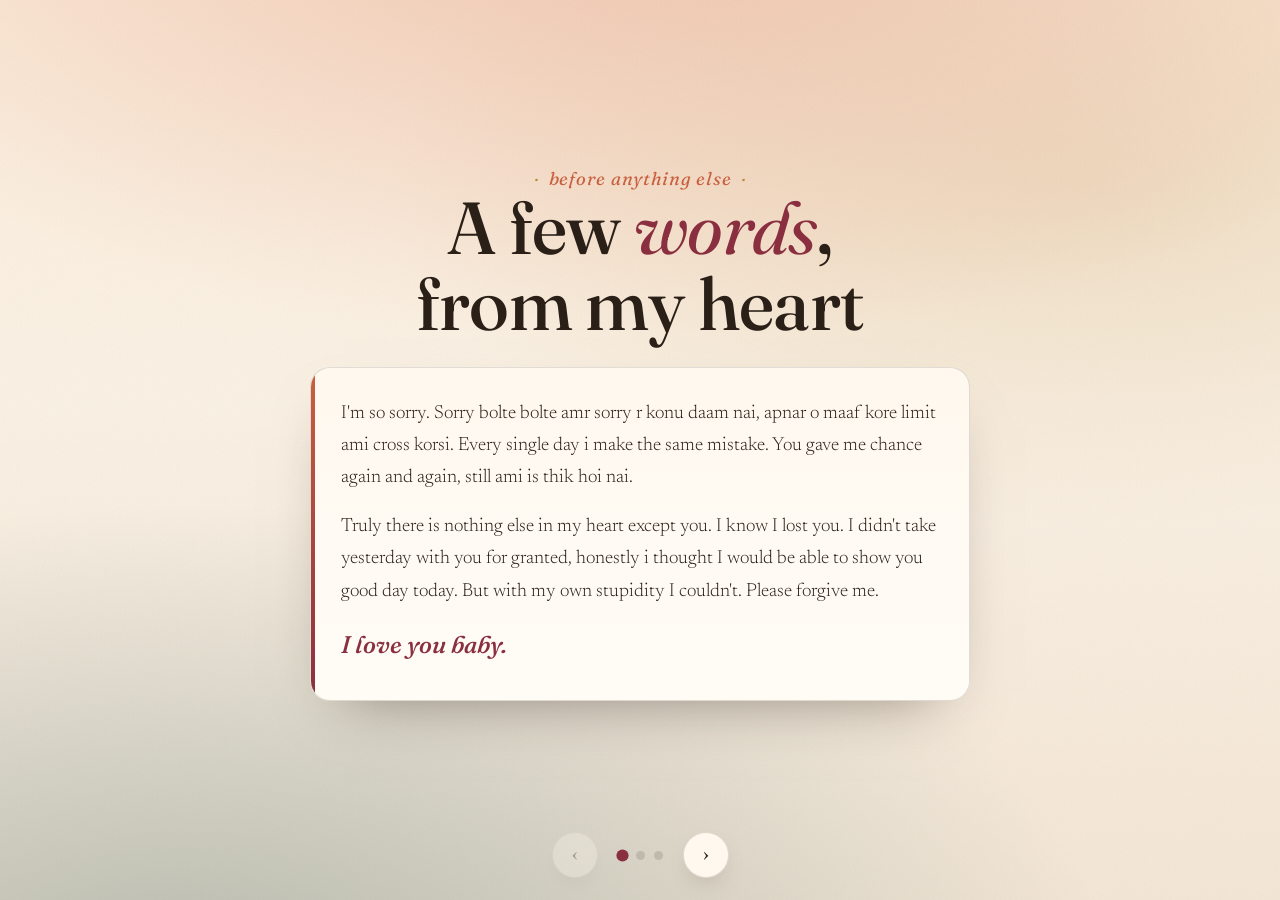
<file: sadia/index.html>
<!--
  ============================================================
  A DATE — interactive flyer
  ============================================================
-->
<!DOCTYPE html>
<html lang="en">
<head>
<meta charset="UTF-8">
<meta name="viewport" content="width=device-width, initial-scale=1.0">
<title>For Sadia</title>
<link rel="preconnect" href="https://fonts.googleapis.com">
<link rel="preconnect" href="https://fonts.gstatic.com" crossorigin>
<link href="https://fonts.googleapis.com/css2?family=Fraunces:ital,opsz,wght@0,9..144,300..700;1,9..144,300..600&family=Newsreader:ital,opsz,wght@0,6..72,300..500;1,6..72,300..500&display=swap" rel="stylesheet">
<style>
  :root{
    --cream:#FAF1E4;
    --paper:#FFF8EF;
    --ink:#2A2018;
    --ink-soft:#5C4B3B;
    --wine:#8A2F3F;
    --terra:#C9603F;
    --rose:#E6A78C;
    --sea:#2E5C58;
    --gold:#B8893B;
    --line:rgba(42,32,24,.14);
  }
  *{box-sizing:border-box;margin:0;padding:0}
  html,body{height:100%}
  body{
    font-family:"Newsreader",Georgia,serif;
    color:var(--ink);
    background:var(--cream);
    overflow:hidden;
    -webkit-font-smoothing:antialiased;
  }

  /* ---------- atmosphere ---------- */
  .atmos{position:fixed;inset:0;z-index:0;pointer-events:none}
  .atmos::before{
    content:"";position:absolute;inset:0;
    background:
      radial-gradient(120% 80% at 50% -10%, rgba(230,167,140,.55), transparent 60%),
      radial-gradient(100% 70% at 85% 20%, rgba(184,137,59,.18), transparent 55%),
      radial-gradient(120% 90% at 15% 110%, rgba(46,92,88,.30), transparent 60%),
      linear-gradient(180deg,#FCEEDD 0%,#FAF1E4 45%,#F3E6D6 100%);
  }
  .atmos::after{
    content:"";position:absolute;inset:0;opacity:.06;mix-blend-mode:multiply;
    background-image:url("data:image/svg+xml;utf8,<svg xmlns='http://www.w3.org/2000/svg' width='160' height='160'><filter id='n'><feTurbulence type='fractalNoise' baseFrequency='0.8' numOctaves='2'/></filter><rect width='100%25' height='100%25' filter='url(%23n)'/></svg>");
  }

  /* ---------- stage / pages ---------- */
  .stage{position:relative;z-index:2;height:100%;overflow:hidden}
  .page{
    position:absolute;inset:0;
    display:flex;flex-direction:column;justify-content:center;align-items:center;
    padding:64px 26px 96px;
    text-align:center;
    opacity:0;visibility:hidden;transform:translateY(24px);
    transition:opacity .7s ease, transform .7s ease, visibility .7s;
    overflow-y:auto;
  }
  .page.active{opacity:1;visibility:visible;transform:none}
  .inner{max-width:660px;width:100%;margin:auto}

  .kicker{
    font-family:"Fraunces",serif;font-style:italic;font-weight:400;
    letter-spacing:.04em;color:var(--terra);
    font-size:clamp(.95rem,3.4vw,1.15rem);margin-bottom:18px;
  }
  .kicker::before,.kicker::after{content:"·";margin:0 .5em;color:var(--gold)}

  h1{
    font-family:"Fraunces",serif;font-weight:500;line-height:1.02;
    font-size:clamp(2.7rem,11vw,4.6rem);
    letter-spacing:-.01em;color:var(--ink);
  }
  h1 em{font-style:italic;font-weight:400;color:var(--wine)}
  .lede{
    font-size:clamp(1.05rem,4vw,1.3rem);line-height:1.6;
    color:var(--ink-soft);margin-top:22px;font-weight:300;
  }

  /* staggered entrance for active page */
  .page.active .reveal{animation:rise .8s cubic-bezier(.2,.7,.2,1) both}
  .page.active .reveal:nth-child(1){animation-delay:.05s}
  .page.active .reveal:nth-child(2){animation-delay:.18s}
  .page.active .reveal:nth-child(3){animation-delay:.31s}
  .page.active .reveal:nth-child(4){animation-delay:.44s}
  .page.active .reveal:nth-child(5){animation-delay:.57s}
  .page.active .reveal:nth-child(6){animation-delay:.70s}
  @keyframes rise{from{opacity:0;transform:translateY(20px)}to{opacity:1;transform:none}}

  /* ---------- page 1: letter ---------- */
  .letter{
    background:linear-gradient(180deg,var(--paper),#FFFCF6);
    border:1px solid var(--line);
    border-radius:20px;
    padding:30px 30px 34px;
    text-align:left;margin-top:26px;
    box-shadow:0 26px 60px -34px rgba(42,32,24,.55);
    position:relative;overflow:hidden;
  }
  .letter::before{
    content:"";position:absolute;left:0;top:0;bottom:0;width:4px;
    background:linear-gradient(var(--terra),var(--wine));
  }
  .letter p{
    font-size:clamp(1.05rem,3.8vw,1.18rem);line-height:1.72;
    color:var(--ink);margin-bottom:16px;font-weight:300;
  }
  .letter p:last-child{margin-bottom:0}
  .letter .signoff{
    font-family:"Fraunces",serif;font-style:italic;font-weight:500;
    color:var(--wine);font-size:clamp(1.2rem,4.6vw,1.5rem);
    margin-top:6px;
  }

  /* ---------- page 2: photo ---------- */
  .photo-frame{
    margin:26px auto 4px;
    background:#FFFCF6;
    padding:12px 12px 16px;
    border-radius:6px;
    box-shadow:0 22px 50px -22px rgba(42,32,24,.6), 0 2px 0 rgba(42,32,24,.05);
    transform:rotate(-2.2deg);
    max-width:300px;width:78%;
    border:1px solid rgba(42,32,24,.06);
    transition:transform .4s ease;
  }
  .photo-frame:hover{transform:rotate(0deg) scale(1.02)}
  .photo-frame img{
    display:block;width:100%;height:auto;border-radius:3px;
    background:#F0E6D8;
  }
  .photo-frame .caption{
    font-family:"Fraunces",serif;font-style:italic;color:var(--ink-soft);
    font-size:.92rem;text-align:center;margin-top:10px;
  }

  /* ---------- page 2: the ask ---------- */
  .ask-wrap{margin-top:34px;display:flex;flex-direction:column;align-items:center;gap:16px}
  .btn-row{display:flex;gap:14px;align-items:center;flex-wrap:wrap;justify-content:center;min-height:64px}
  button{font-family:inherit;cursor:pointer;border:none}
  .yes{
    font-family:"Fraunces",serif;font-weight:500;
    background:var(--wine);color:#FFF6EE;
    font-size:1.3rem;padding:16px 40px;border-radius:999px;
    box-shadow:0 14px 30px -12px rgba(138,47,63,.7);
    transition:transform .25s ease, box-shadow .25s ease, font-size .25s ease;
  }
  .yes:hover{transform:translateY(-2px) scale(1.03);box-shadow:0 18px 38px -12px rgba(138,47,63,.8)}
  .maybe{
    background:transparent;color:var(--ink-soft);
    font-size:1rem;padding:14px 22px;border-radius:999px;
    border:1px solid var(--line);
    transition:left .15s cubic-bezier(.34,1.56,.64,1), top .15s cubic-bezier(.34,1.56,.64,1), transform .15s cubic-bezier(.34,1.56,.64,1);
    z-index:8;
    user-select:none;
  }
  .ask-reply{
    font-family:"Fraunces",serif;font-style:italic;color:var(--sea);
    font-size:1.1rem;min-height:1.4em;opacity:0;transition:opacity .4s;
  }
  .ask-reply.show{opacity:1}
  .next-cta{
    margin-top:6px;opacity:0;pointer-events:none;transform:translateY(8px);
    transition:opacity .5s ease, transform .5s ease;
  }
  .next-cta.show{opacity:1;pointer-events:auto;transform:none}
  .link-btn{
    background:none;color:var(--terra);font-size:1.05rem;
    font-family:"Fraunces",serif;font-style:italic;
    border-bottom:1.5px solid var(--terra);border-radius:0;padding:2px 2px;
  }

  /* ---------- page 3: itinerary ---------- */
  .timeline{margin-top:30px;text-align:left;position:relative}
  .stop{
    display:flex;gap:18px;align-items:flex-start;
    padding-bottom:30px;position:relative;
  }
  .stop:not(:last-child)::before{
    content:"";position:absolute;left:19px;top:42px;bottom:-2px;width:2px;
    background:linear-gradient(var(--rose),var(--sea));
  }
  .marker{
    flex:0 0 40px;height:40px;border-radius:50%;
    background:var(--paper);border:2px solid var(--terra);
    display:flex;align-items:center;justify-content:center;
    font-family:"Fraunces",serif;font-weight:600;color:var(--wine);
    font-size:1.05rem;z-index:1;box-shadow:0 6px 16px -8px rgba(42,32,24,.4);
  }
  .stop-card{
    flex:1;background:var(--paper);border:1px solid var(--line);
    border-radius:16px;padding:16px 18px;
    box-shadow:0 16px 36px -30px rgba(42,32,24,.5);
    transition:transform .3s ease, box-shadow .3s ease;
  }
  .stop-card:hover{transform:translateY(-4px);box-shadow:0 22px 44px -26px rgba(42,32,24,.55)}
  .stop-head{display:flex;align-items:center;gap:10px;margin:3px 0 4px}
  .stop-icon{flex:0 0 26px;width:26px;height:26px;color:var(--terra)}
  .stop-icon svg{width:100%;height:100%;display:block}
  .stop-card .when{font-family:"Fraunces",serif;font-style:italic;color:var(--terra);font-size:.92rem}
  .stop-card h3{font-family:"Fraunces",serif;font-weight:600;font-size:1.3rem;color:var(--ink);margin:0}

  .flourish{display:flex;align-items:center;justify-content:center;gap:12px;margin-top:18px;color:var(--gold)}
  .flourish .ln{height:1px;width:54px;background:linear-gradient(90deg,transparent,var(--gold))}
  .flourish .ln.r{background:linear-gradient(90deg,var(--gold),transparent)}
  .flourish svg{width:26px;height:26px}
  .stop-card .desc{font-size:1.02rem;line-height:1.5;color:var(--ink-soft);font-weight:300}
  .stop-card .meta{font-size:.82rem;color:#9b8772;margin-top:8px;display:block;font-style:italic}
  .map-link{
    display:inline-block;margin-top:10px;font-size:.9rem;
    color:var(--sea);border-bottom:1px solid var(--sea);
    text-decoration:none;font-family:"Fraunces",serif;font-style:italic;
  }
  .map-link:hover{color:var(--wine);border-color:var(--wine)}
  .closer{
    margin-top:26px;font-family:"Fraunces",serif;font-style:italic;
    font-size:1.15rem;color:var(--wine);line-height:1.5;
  }

  /* ---------- nav ---------- */
  .nav{
    position:fixed;bottom:22px;left:0;right:0;z-index:6;
    display:flex;align-items:center;justify-content:center;gap:20px;
  }
  .dots{display:flex;gap:9px}
  .dot{width:9px;height:9px;border-radius:50%;background:var(--line);transition:all .35s}
  .dot.on{background:var(--wine);transform:scale(1.35)}
  .arrow{
    background:var(--paper);border:1px solid var(--line);
    width:46px;height:46px;border-radius:50%;font-size:1.2rem;color:var(--ink);
    display:flex;align-items:center;justify-content:center;
    box-shadow:0 10px 24px -14px rgba(42,32,24,.5);
    transition:transform .2s,opacity .25s;
  }
  .arrow:hover{transform:translateY(-2px)}
  .arrow:disabled{opacity:.3;cursor:default;transform:none}

  /* floating hearts */
  .heart{position:fixed;z-index:5;font-size:22px;pointer-events:none;
    animation:floatUp 2.6s ease-out forwards;will-change:transform,opacity}
  @keyframes floatUp{
    0%{opacity:0;transform:translateY(0) scale(.6)}
    15%{opacity:1}
    100%{opacity:0;transform:translateY(-220px) scale(1.1) rotate(var(--r))}
  }
  @media (max-width:480px){
    .page{padding:54px 20px 100px}
    .nav{gap:14px}
  }
</style>
</head>
<body>
<div class="atmos"></div>

<div class="stage">

  <!-- ============ PAGE 1 — LETTER ============ -->
  <section class="page active" data-page="0">
    <div class="inner">
      <span class="kicker reveal">before anything else</span>
      <h1 class="reveal">A few <em>words</em>,<br>from my heart</h1>

      <div class="letter reveal">
        <p>I'm so sorry. Sorry bolte bolte amr sorry r konu daam nai, apnar o maaf kore limit ami cross korsi. Every single day i make the same mistake. You gave me chance again and again, still ami is thik hoi nai.</p>
        <p>Truly there is nothing else in my heart except you. I know I lost you. I didn't take yesterday with you for granted, honestly i thought I would be able to show you good day today. But with my own stupidity I couldn't. Please forgive me.</p>
        <p class="signoff">I love you baby.</p>
      </div>
    </div>
  </section>

  <!-- ============ PAGE 2 — THE ASK ============ -->
  <section class="page" data-page="1">
    <div class="inner">
      <span class="kicker reveal">so, with all that said</span>
      <h1 class="reveal">Sadia, will you<br>go on a <em>date</em><br>with me?</h1>

      <div class="photo-frame reveal">
        <img src="photo.png" alt="us">
        <div class="caption">us</div>
      </div>

      <p class="lede reveal">Tomorrow I wanna show you a nice day and a proper date. I can't stop thinking about you, and I realized I never want to stop making memories with you.</p>
      <p class="lede reveal" style="margin-top:14px">So… I've planned a little adventure for us. Nothing fancy — just you, me, and a day to remember why we fell in love.</p>

      <div class="ask-wrap reveal">
        <div class="btn-row">
          <button class="yes" id="yesBtn">Yes</button>
          <button class="maybe" id="maybeBtn">No</button>
        </div>
        <div class="ask-reply" id="askReply"></div>
        <div class="next-cta" id="nextCta">
          <button class="link-btn" id="revealPlan">see what I planned for us →</button>
        </div>
      </div>
    </div>
  </section>

  <!-- ============ PAGE 3 — ITINERARY ============ -->
  <section class="page" data-page="2">
    <div class="inner">
      <span class="kicker reveal">tomorrow · the plan</span>
      <h1 class="reveal">One day,<br>three <em>stops</em></h1>

      <div class="flourish reveal">
        <span class="ln"></span>
        <svg viewBox="0 0 24 24" fill="none" stroke="currentColor" stroke-width="1.4" stroke-linecap="round" stroke-linejoin="round"><path d="M12 21s-7-4.5-9.5-9A5 5 0 0 1 12 6a5 5 0 0 1 9.5 6c-2.5 4.5-9.5 9-9.5 9z"/></svg>
        <span class="ln r"></span>
      </div>

      <div class="timeline">
        <div class="stop reveal">
          <div class="marker">1</div>
          <div class="stop-card">
            <span class="when">late morning · we start full</span>
            <div class="stop-head">
              <span class="stop-icon"><svg viewBox="0 0 24 24" fill="none" stroke="currentColor" stroke-width="1.5" stroke-linecap="round" stroke-linejoin="round"><path d="M4 13h16a8 8 0 0 1-16 0z"/><path d="M3 16h18"/><path d="M12 7V4M9 8c0-1 .5-1.5 1-2M15 8c0-1-.5-1.5-1-2"/></svg></span>
              <h3>Manosalwa</h3>
            </div>
            <p class="desc">The Indian &amp; Pakistani buffet in Everett. We go in hungry and leave regretting nothing.</p>
            <span class="meta">18 Norwood St, Everett · open Wed–Sun, weekend brunch buffet is the move</span>
            <a class="map-link" target="_blank" href="https://www.google.com/maps/search/?api=1&query=Manosalwa+Kabob+%26+Grill+18+Norwood+St+Everett+MA">open in maps →</a>
          </div>
        </div>

        <div class="stop reveal">
          <div class="marker">2</div>
          <div class="stop-card">
            <span class="when">early afternoon · a little drama</span>
            <div class="stop-head">
              <span class="stop-icon"><svg viewBox="0 0 24 24" fill="none" stroke="currentColor" stroke-width="1.5" stroke-linecap="round" stroke-linejoin="round"><path d="M4 21V8l2-1V4l2 1 2-2 2 2 2-1v3l2 1v13"/><path d="M4 21h16"/><path d="M10 21v-4a2 2 0 0 1 4 0v4"/></svg></span>
              <h3>Hammond Castle</h3>
            </div>
            <p class="desc">A real stone castle on a cliff in Gloucester, looking out over the Atlantic. Medieval halls, an organ that fills the room, ocean through every window.</p>
            <span class="meta">80 Hesperus Ave, Gloucester · open daily until 3:30 — so we don't dawdle over dessert</span>
            <a class="map-link" target="_blank" href="https://www.google.com/maps/search/?api=1&query=Hammond+Castle+Museum+80+Hesperus+Ave+Gloucester+MA">open in maps →</a>
          </div>
        </div>

        <div class="stop reveal">
          <div class="marker">3</div>
          <div class="stop-card">
            <span class="when">golden hour · the slow part</span>
            <div class="stop-head">
              <span class="stop-icon"><svg viewBox="0 0 24 24" fill="none" stroke="currentColor" stroke-width="1.5" stroke-linecap="round" stroke-linejoin="round"><circle cx="12" cy="8" r="3.2"/><path d="M3 17c1.5-1.5 3-1.5 4.5 0s3 1.5 4.5 0 3-1.5 4.5 0 3-1.5 4.5 0"/><path d="M3 21c1.5-1.5 3-1.5 4.5 0s3 1.5 4.5 0 3-1.5 4.5 0 3 1.5 4.5 0"/></svg></span>
              <h3>Wingaersheek Beach</h3>
            </div>
            <p class="desc">We end here. Soft sand, tide pools, the water far out at low tide. We walk until the light goes and don't talk about anything important.</p>
            <span class="meta">Gloucester · parking fills up — I'll book it ahead so future-me doesn't panic</span>
            <a class="map-link" target="_blank" href="https://www.google.com/maps/search/?api=1&query=Wingaersheek+Beach+Gloucester+MA">open in maps →</a>
          </div>
        </div>
      </div>
    </div>
  </section>

</div>

<!-- ---------- nav ---------- -->
<div class="nav">
  <button class="arrow" id="prev" aria-label="previous">‹</button>
  <div class="dots">
    <span class="dot on"></span><span class="dot"></span><span class="dot"></span>
  </div>
  <button class="arrow" id="next" aria-label="next">›</button>
</div>

<script>
  const pages = document.querySelectorAll('.page');
  const dots  = document.querySelectorAll('.dot');
  const prev  = document.getElementById('prev');
  const next  = document.getElementById('next');
  let i = 0;

  function go(n){
    i = Math.max(0, Math.min(pages.length-1, n));
    pages.forEach((p,idx)=>p.classList.toggle('active', idx===i));
    dots.forEach((d,idx)=>d.classList.toggle('on', idx===i));
    prev.disabled = i===0;
    next.disabled = i===pages.length-1;
  }
  prev.addEventListener('click', ()=>go(i-1));
  next.addEventListener('click', ()=>go(i+1));
  document.addEventListener('keydown', e=>{
    if(e.key==='ArrowRight') go(i+1);
    if(e.key==='ArrowLeft')  go(i-1);
  });
  let x0=null;
  document.addEventListener('touchstart',e=>x0=e.touches[0].clientX,{passive:true});
  document.addEventListener('touchend',e=>{
    if(x0===null)return;
    const dx=e.changedTouches[0].clientX-x0;
    if(Math.abs(dx)>55){ dx<0 ? go(i+1) : go(i-1); }
    x0=null;
  });

  /* ----- page 2 interactions ----- */
  const yesBtn   = document.getElementById('yesBtn');
  const maybeBtn = document.getElementById('maybeBtn');
  const reply    = document.getElementById('askReply');
  const nextCta  = document.getElementById('nextCta');

  let runs = 0;
  let isFixed = false;
  const taunts = [
    "nope 🏃",
    "not a chance!!",
    "too slow 😂",
    "lmaoo still no",
    "can't catch me",
    "never ever ever",
    "babe just say YES",
    "the button said no to itself",
    "it's a yes and you know it 💕"
  ];

  function dodge(e){
    if(e) e.preventDefault();

    if(!isFixed){
      const rect = maybeBtn.getBoundingClientRect();
      // reparent to body so no ancestor overflow:hidden can clip it
      document.body.appendChild(maybeBtn);
      Object.assign(maybeBtn.style, {
        position: 'fixed',
        left:   rect.left  + 'px',
        top:    rect.top   + 'px',
        width:  rect.width + 'px',
        margin: '0',
      });
      maybeBtn.getBoundingClientRect(); // force reflow before transition kicks in
      isFixed = true;
    }

    const cx = e?.clientX ?? (e?.touches?.[0]?.clientX ?? window.innerWidth / 2);
    const cy = e?.clientY ?? (e?.touches?.[0]?.clientY ?? window.innerHeight / 2);
    const pad = 24;
    const vw  = document.documentElement.clientWidth;
    const vh  = document.documentElement.clientHeight;
    const bw  = maybeBtn.offsetWidth  || 100;
    const bh  = maybeBtn.offsetHeight || 44;
    const maxX = vw - bw - pad;
    const maxY = vh - bh - pad;

    let bestX = pad, bestY = pad, bestDist = 0;
    for(let t = 0; t < 12; t++){
      const tx = pad + Math.random() * Math.max(0, maxX - pad);
      const ty = pad + Math.random() * Math.max(0, maxY - pad);
      const dist = Math.hypot(tx + bw/2 - cx, ty + bh/2 - cy);
      if(dist > bestDist){ bestDist = dist; bestX = tx; bestY = ty; }
    }

    // hard clamp — guaranteed to stay on screen
    bestX = Math.max(pad, Math.min(bestX, maxX));
    bestY = Math.max(pad, Math.min(bestY, maxY));

    maybeBtn.style.left = bestX + 'px';
    maybeBtn.style.top  = bestY + 'px';
    maybeBtn.style.transform = `rotate(${(Math.random()-.5)*22}deg) scale(${Math.max(.7, 1 - runs*.03)})`;
    maybeBtn.textContent = taunts[Math.min(runs, taunts.length - 1)];
    runs++;
  }

  maybeBtn.addEventListener('mouseenter', dodge);
  maybeBtn.addEventListener('touchstart', dodge, {passive:false});
  maybeBtn.addEventListener('click', dodge);

  function sayYes(e){
    reply.textContent = "thank you. I love you, always.";
    reply.classList.add('show');
    nextCta.classList.add('show');
    burstHearts(e ? e.clientX : window.innerWidth/2, e ? e.clientY : window.innerHeight/2);
  }
  yesBtn.addEventListener('click', sayYes);
  document.getElementById('revealPlan').addEventListener('click', ()=>go(2));

  function burstHearts(cx, cy){
    const chars=['❤','♥','❤︎','✦'];
    for(let k=0;k<16;k++){
      const h=document.createElement('div');
      h.className='heart';
      h.textContent=chars[Math.floor(Math.random()*chars.length)];
      const spread=(Math.random()-.5)*260;
      h.style.left=(cx+spread)+'px';
      h.style.top=(cy-10)+'px';
      h.style.color = Math.random()>.5 ? '#8A2F3F' : '#C9603F';
      h.style.fontSize=(16+Math.random()*18)+'px';
      h.style.setProperty('--r',((Math.random()-.5)*60)+'deg');
      h.style.animationDelay=(Math.random()*.25)+'s';
      document.body.appendChild(h);
      setTimeout(()=>h.remove(),2900);
    }
  }

  go(0);
</script>
</body>
</html>
</file>
